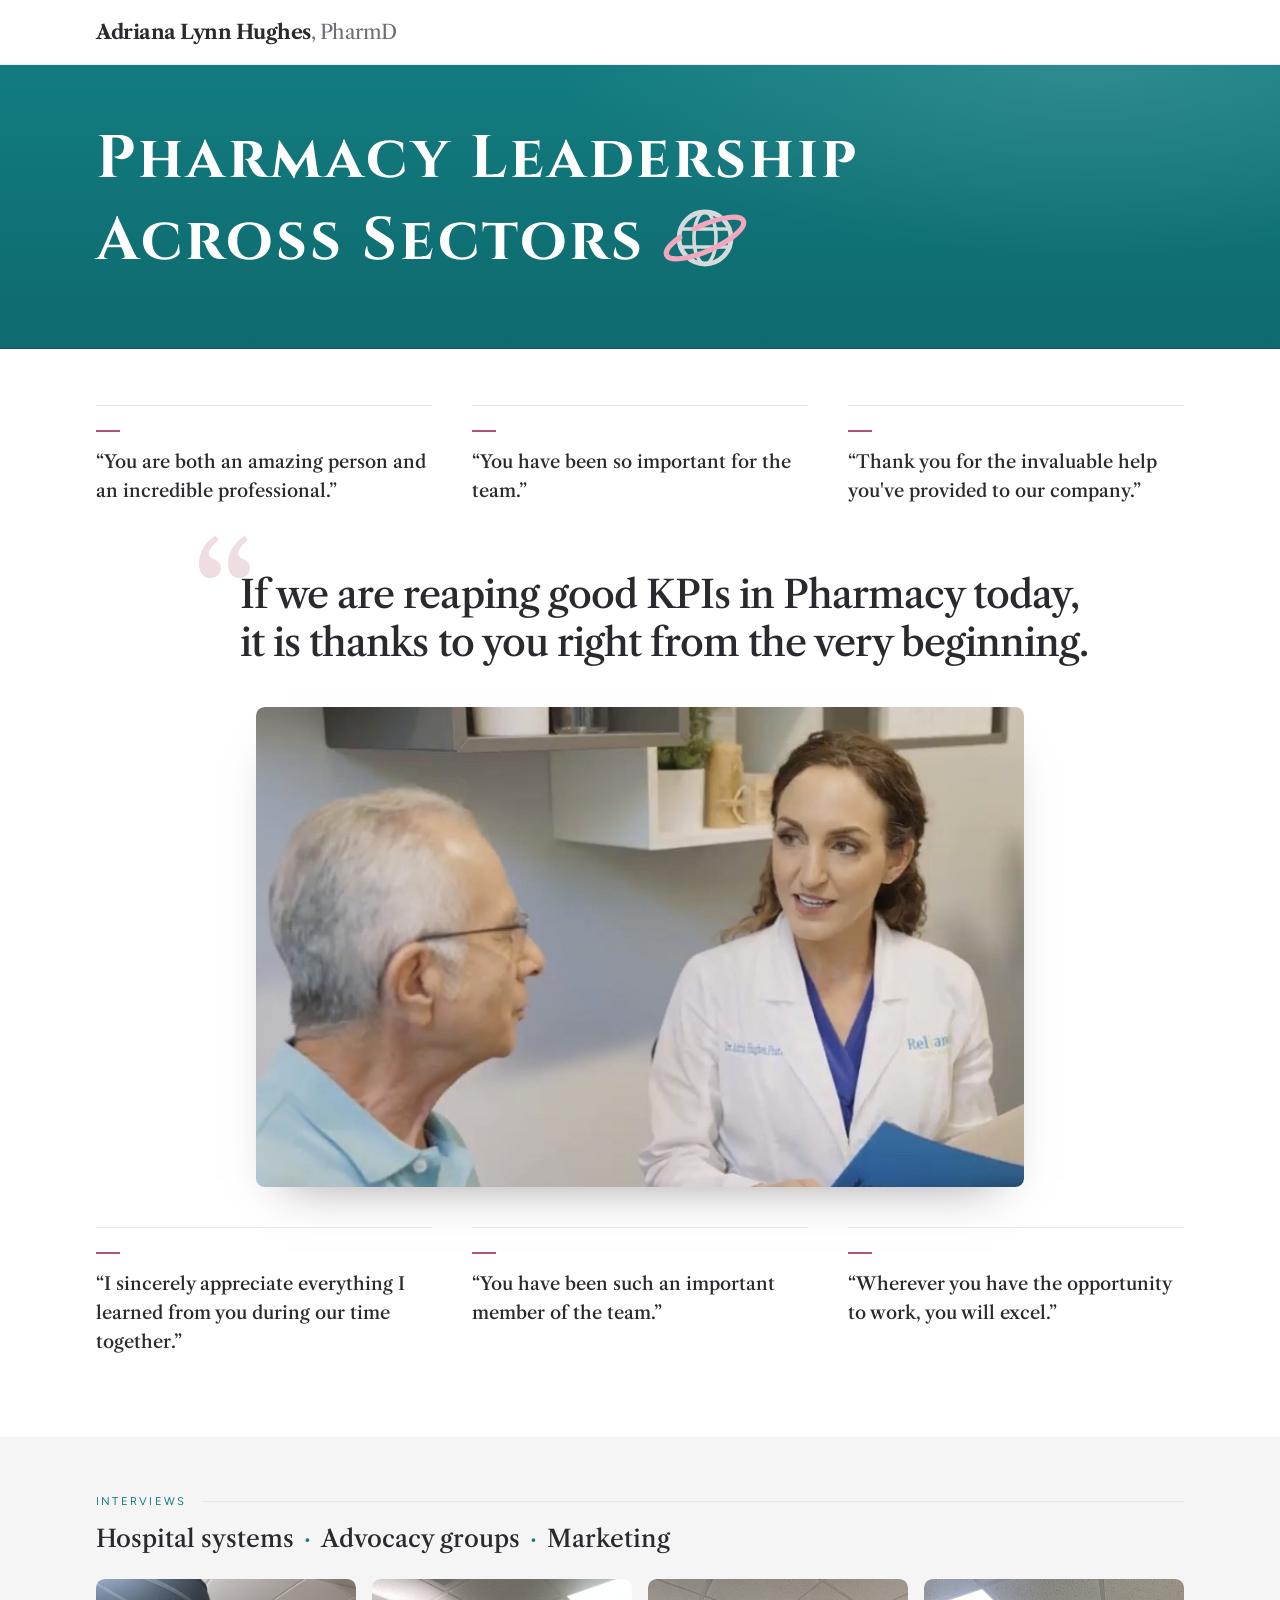
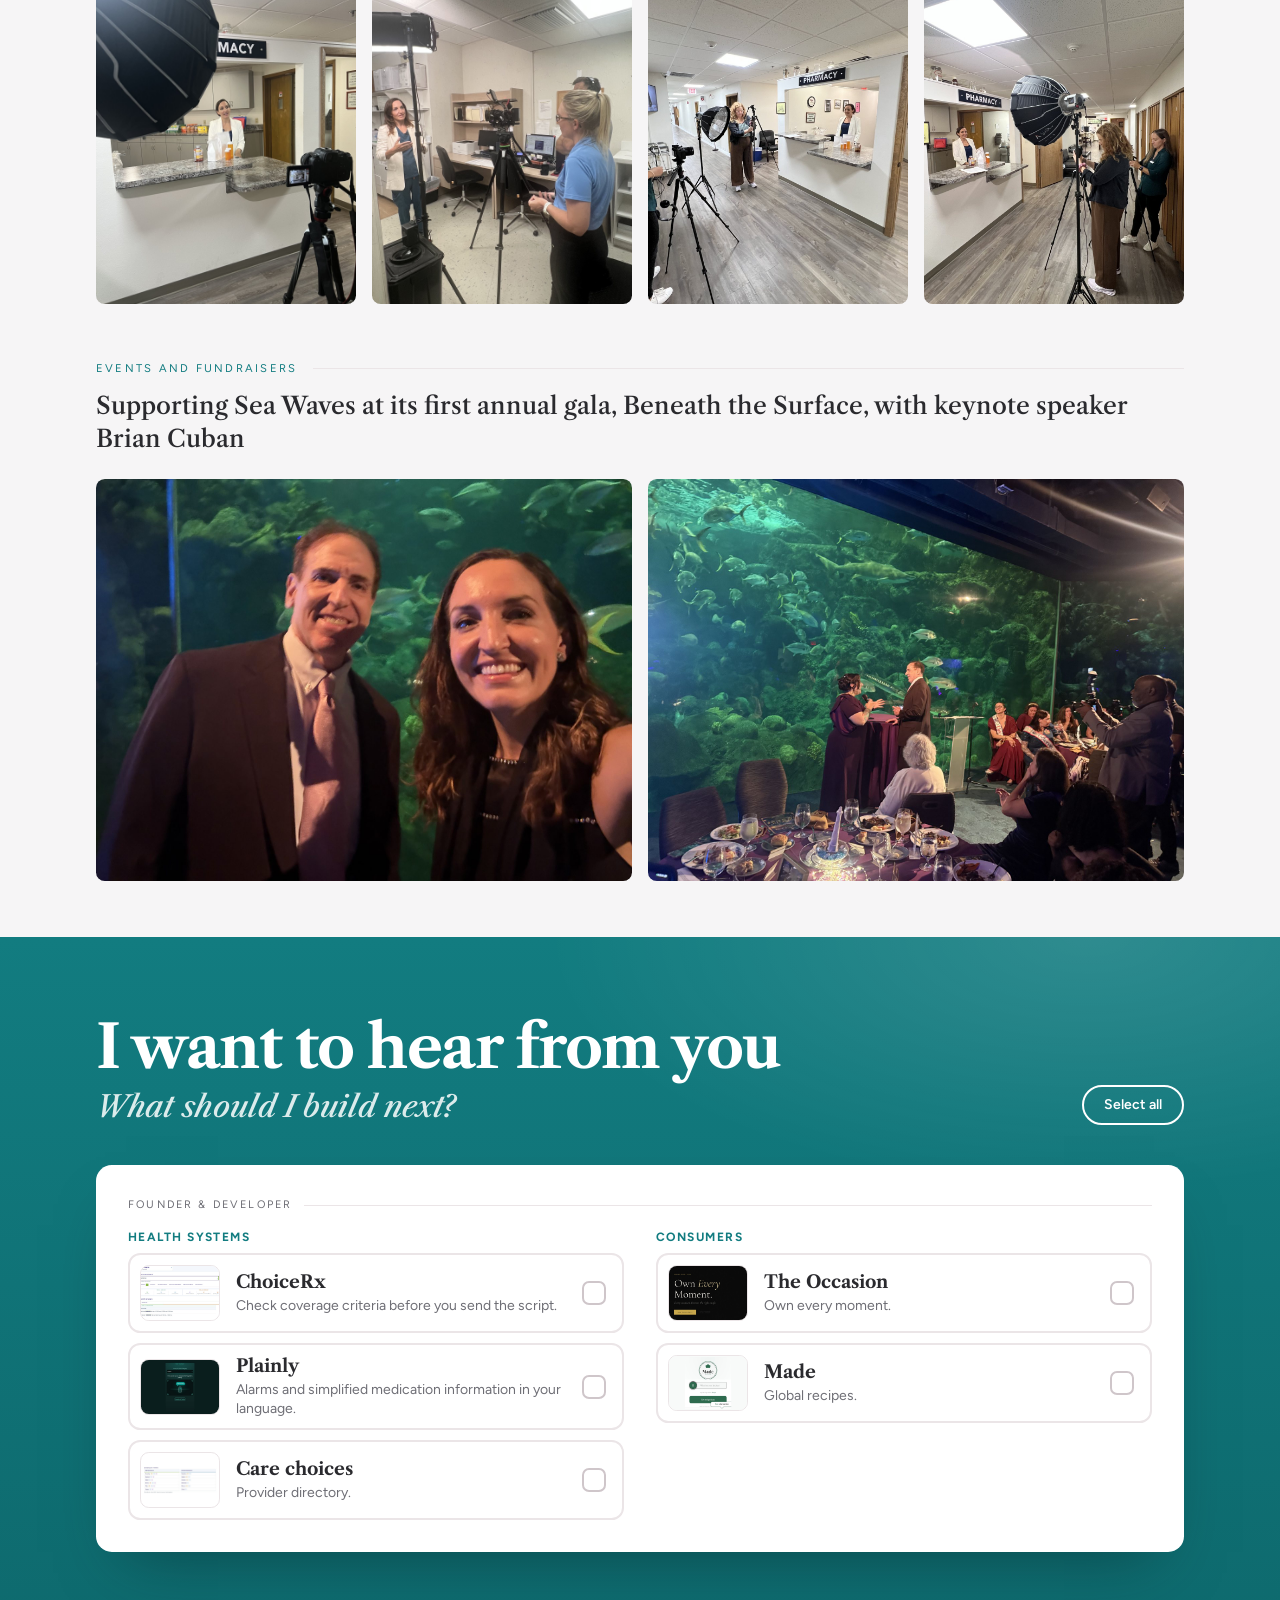
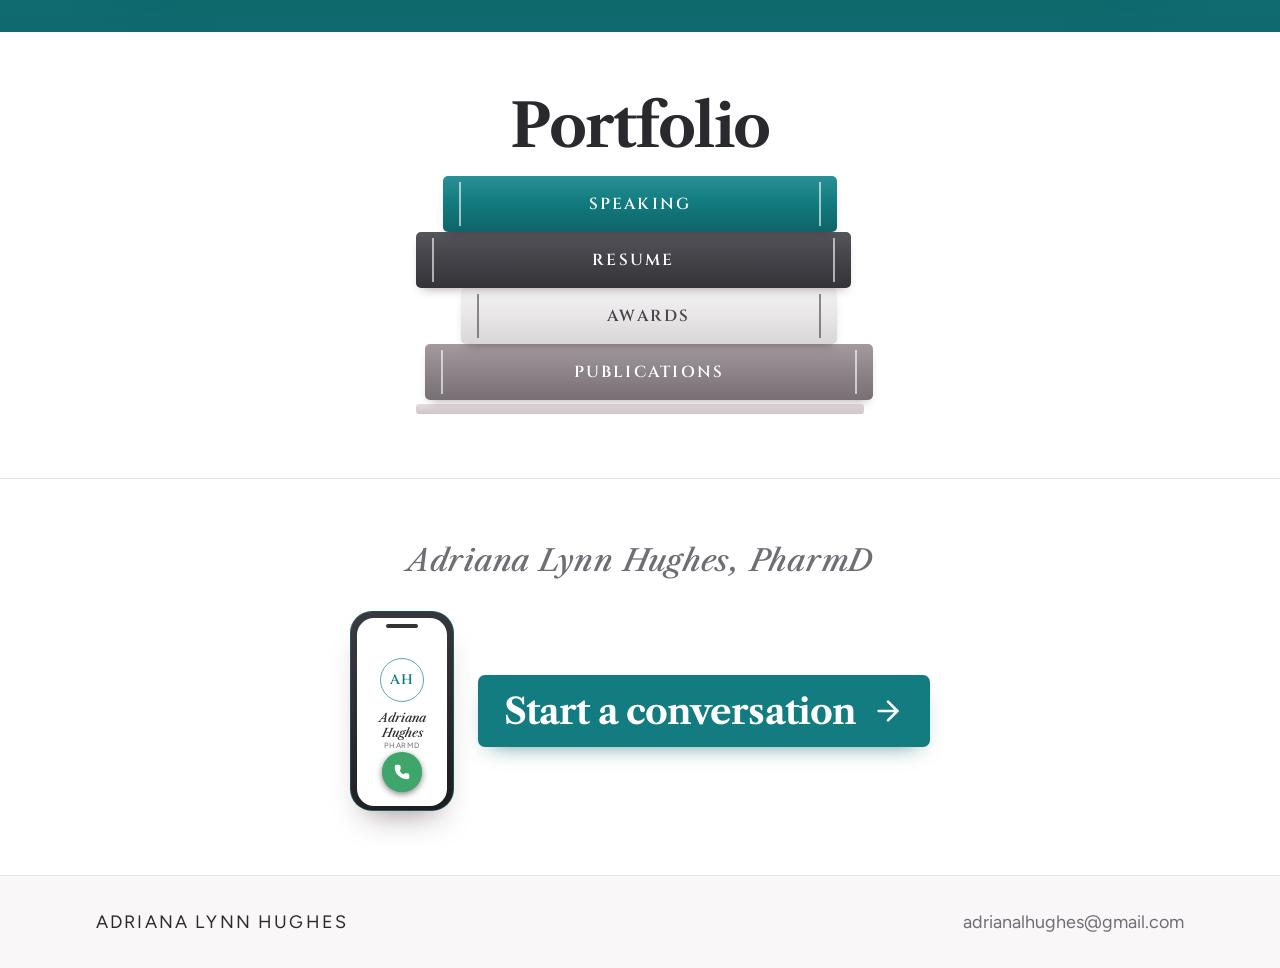
<file: index.html>
<!doctype html>
<html lang="en">
  <head>
    <meta charset="UTF-8" />
    <link rel="icon" type="image/svg+xml" href="/favicon.svg" />
    <meta name="viewport" content="width=device-width, initial-scale=1.0" />
    <meta name="theme-color" content="#111111" />
    <meta
      name="description"
      content="Adriana Lynn Hughes, PharmD. Pharmacy leadership across nonprofit and corporate healthcare. Executive advising, utilization management, relationship building, patient satisfaction, developing, and contracting."
    />
    <meta property="og:title" content="Adriana Lynn Hughes — Pharmacy Leadership Across Sectors" />
    <meta property="og:description" content="Executive advising, utilization management, relationship building, patient satisfaction, developing, and contracting. Pharmacy leadership across nonprofit and corporate healthcare." />
    <meta property="og:type" content="website" />
    <meta property="og:url" content="https://www.adrianahughes.com/" />
    <title>Adriana Lynn Hughes — Pharmacy Leadership Across Sectors</title>
    <link rel="preconnect" href="https://fonts.googleapis.com" />
    <link rel="preconnect" href="https://fonts.gstatic.com" crossorigin />
    <link
      href="https://fonts.googleapis.com/css2?family=Figtree:ital,wght@0,400;0,500;0,600;0,700;1,400&family=Libre+Caslon+Text:ital,wght@0,400;0,700;1,400&family=Cinzel:wght@600;700&display=swap"
      rel="stylesheet"
    />
    <script type="module" crossorigin src="/assets/index-Bf4OOf-x.js"></script>
    <link rel="stylesheet" crossorigin href="/assets/index-RBC6rpcV.css">
  </head>
  <body>
    <div id="root"></div>
  </body>
</html>
</file>
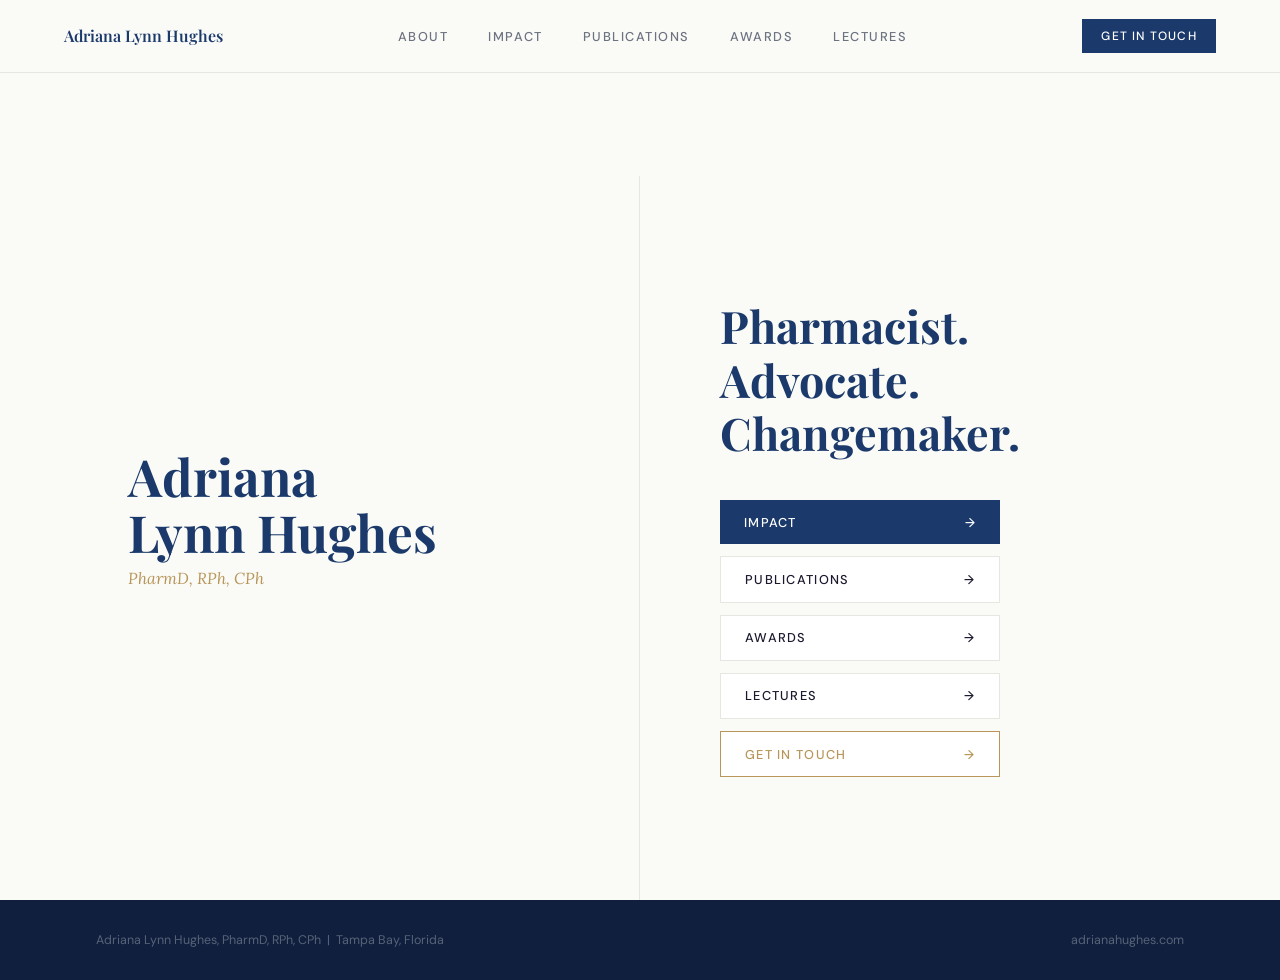
<file: index (1).html>
<!DOCTYPE html>
<html lang="en">
<head>
<meta charset="UTF-8"><meta name="viewport" content="width=device-width, initial-scale=1.0">
<title>Adriana Lynn Hughes, PharmD</title>
<link rel="preconnect" href="https://fonts.googleapis.com"><link rel="preconnect" href="https://fonts.gstatic.com" crossorigin>
<link href="https://fonts.googleapis.com/css2?family=Playfair+Display:ital,wght@0,400;0,600;0,700;1,400&family=Lora:ital,wght@0,400;0,500;1,400&family=DM+Sans:wght@300;400;500&display=swap" rel="stylesheet">
<style>
  :root{--navy:#1B3A6B;--navy-light:#2a4f8f;--gold:#B8965A;--cream:#FAFAF6;--warm-white:#F5F3EE;--dark:#1a1a2e;--gray:#6b7280;--light-gray:#e8e6e0;}
  *{margin:0;padding:0;box-sizing:border-box;}
  body{font-family:'DM Sans',sans-serif;background:var(--cream);color:var(--dark);}
  nav{position:fixed;top:0;left:0;right:0;z-index:100;display:flex;justify-content:space-between;align-items:center;padding:1.2rem 4rem;background:rgba(250,250,246,0.95);backdrop-filter:blur(12px);border-bottom:1px solid var(--light-gray);}
  .nav-name{font-family:'Playfair Display',serif;font-size:1rem;color:var(--navy);font-weight:600;text-decoration:none;}
  .nav-links{display:flex;gap:2.5rem;list-style:none;}
  .nav-links a{font-size:0.8rem;letter-spacing:0.12em;text-transform:uppercase;color:var(--gray);text-decoration:none;font-weight:500;transition:color 0.2s;}
  .nav-links a:hover{color:var(--navy);}
  .page-content{padding-top:80px;}
  .hero{padding:6rem 0 0;display:grid;grid-template-columns:1fr 1fr;min-height:calc(100vh - 80px);}
  .hero-left{padding:5rem 5rem 5rem 8rem;display:flex;flex-direction:column;justify-content:center;border-right:1px solid var(--light-gray);}
  .hero-tag{font-size:0.72rem;letter-spacing:0.18em;text-transform:uppercase;color:var(--gold);font-weight:500;margin-bottom:1.5rem;opacity:0;animation:fadeUp 0.8s ease 0.2s forwards;}
  .hero-name{font-family:'Playfair Display',serif;font-size:clamp(2.8rem,4vw,4rem);line-height:1.1;color:var(--navy);font-weight:700;margin-bottom:0.5rem;opacity:0;animation:fadeUp 0.8s ease 0.4s forwards;}
  .hero-creds{font-family:'Lora',serif;font-size:1rem;color:var(--gold);font-style:italic;margin-bottom:2.5rem;opacity:0;animation:fadeUp 0.8s ease 0.5s forwards;}
  .hero-cta{display:inline-flex;align-items:center;gap:0.75rem;background:var(--navy);color:white;padding:0.9rem 2rem;text-decoration:none;font-size:0.8rem;letter-spacing:0.1em;text-transform:uppercase;font-weight:500;transition:all 0.3s;width:fit-content;opacity:0;animation:fadeUp 0.8s ease 0.7s forwards;}
  .hero-cta:hover{background:var(--navy-light);}
  .hero-right{padding:5rem 8rem 5rem 5rem;display:flex;flex-direction:column;justify-content:center;gap:2rem;}
  .story-p{font-family:'Lora',serif;font-size:1.05rem;line-height:1.9;color:#3d3d4e;opacity:0;animation:fadeUp 0.8s ease forwards;}
  .story-p:nth-child(1){animation-delay:0.4s;}
  .story-p:nth-child(2){animation-delay:0.6s;}
  .story-p:nth-child(3){animation-delay:0.8s;}
  .pull-quote{border-left:3px solid var(--gold);padding:1rem 1.5rem;background:var(--warm-white);opacity:0;animation:fadeUp 0.8s ease 1s forwards;}
  .pull-quote p{font-family:'Playfair Display',serif;font-style:italic;font-size:1.05rem;color:var(--navy);line-height:1.6;}
  footer{background:#0f1f3d;padding:2rem 6rem;display:flex;justify-content:space-between;align-items:center;}
  footer p{font-size:0.78rem;color:rgba(255,255,255,0.3);}
  @keyframes fadeUp{from{opacity:0;transform:translateY(20px)}to{opacity:1;transform:translateY(0)}}
  @media(max-width:900px){nav{padding:1rem 2rem}.hero{grid-template-columns:1fr;min-height:auto}.hero-left{padding:4rem 2rem 2rem;border-right:none;border-bottom:1px solid var(--light-gray)}.hero-right{padding:2rem 2rem 4rem}footer{padding:2rem;flex-direction:column;gap:0.5rem;text-align:center}}
</style>
</head>
<body>
<nav>
  <a href="index.html" class="nav-name">Adriana Lynn Hughes</a>
  <ul class="nav-links">
    <li><a href="about.html">About</a></li>
    <li><a href="impact.html">Impact</a></li>
    <li><a href="publications.html">Publications</a></li>
    <li><a href="awards.html">Awards</a></li>
    <li><a href="lectures.html">Lectures</a></li>
  </ul>
  <a href="mailto:adrianalhughes@gmail.com" style="display:inline-block;padding:0.55rem 1.2rem;background:var(--navy);color:white;font-size:0.75rem;letter-spacing:0.1em;text-transform:uppercase;font-weight:500;text-decoration:none;transition:background 0.2s;white-space:nowrap;" onmouseover="this.style.background='#2a4f8f'" onmouseout="this.style.background='#1B3A6B'">Get in touch</a>
</nav>
<div class="page-content">
  <div class="hero">
    <div class="hero-left">
      <h1 class="hero-name">Adriana<br>Lynn Hughes</h1>
      <p class="hero-creds">PharmD, RPh, CPh</p>
    </div>
    <div class="hero-right" style="display:flex;flex-direction:column;justify-content:center;gap:2.5rem;">
      <p style="font-family:'Playfair Display',serif;font-size:clamp(2rem,3.5vw,3rem);color:var(--navy);font-weight:700;line-height:1.2;opacity:0;animation:fadeUp 0.8s ease 0.5s forwards;">Pharmacist.<br>Advocate.<br>Changemaker.</p>
      <div style="display:flex;flex-direction:column;gap:0.75rem;opacity:0;animation:fadeUp 0.8s ease 0.8s forwards;max-width:280px;">
        <a href="impact.html" style="display:flex;justify-content:space-between;align-items:center;padding:0.85rem 1.5rem;background:var(--navy);color:white;font-size:0.8rem;letter-spacing:0.1em;text-transform:uppercase;font-weight:500;text-decoration:none;transition:background 0.3s;" onmouseover="this.style.background='#2a4f8f'" onmouseout="this.style.background='#1B3A6B'">Impact <span>&rarr;</span></a>
        <a href="publications.html" style="display:flex;justify-content:space-between;align-items:center;padding:0.85rem 1.5rem;border:1px solid var(--light-gray);color:var(--dark);font-size:0.8rem;letter-spacing:0.1em;text-transform:uppercase;font-weight:500;text-decoration:none;background:white;transition:all 0.3s;" onmouseover="this.style.borderColor='var(--navy)';this.style.color='var(--navy)'" onmouseout="this.style.borderColor='var(--light-gray)';this.style.color='var(--dark)'">Publications <span>&rarr;</span></a>
        <a href="awards.html" style="display:flex;justify-content:space-between;align-items:center;padding:0.85rem 1.5rem;border:1px solid var(--light-gray);color:var(--dark);font-size:0.8rem;letter-spacing:0.1em;text-transform:uppercase;font-weight:500;text-decoration:none;background:white;transition:all 0.3s;" onmouseover="this.style.borderColor='var(--navy)';this.style.color='var(--navy)'" onmouseout="this.style.borderColor='var(--light-gray)';this.style.color='var(--dark)'">Awards <span>&rarr;</span></a>
        <a href="lectures.html" style="display:flex;justify-content:space-between;align-items:center;padding:0.85rem 1.5rem;border:1px solid var(--light-gray);color:var(--dark);font-size:0.8rem;letter-spacing:0.1em;text-transform:uppercase;font-weight:500;text-decoration:none;background:white;transition:all 0.3s;" onmouseover="this.style.borderColor='var(--navy)';this.style.color='var(--navy)'" onmouseout="this.style.borderColor='var(--light-gray)';this.style.color='var(--dark)'">Lectures <span>&rarr;</span></a>
        <a href="mailto:adrianalhughes@gmail.com" style="display:flex;justify-content:space-between;align-items:center;padding:0.85rem 1.5rem;border:1px solid var(--gold);color:var(--gold);font-size:0.8rem;letter-spacing:0.1em;text-transform:uppercase;font-weight:500;text-decoration:none;background:white;transition:all 0.3s;" onmouseover="this.style.background='var(--gold)';this.style.color='white'" onmouseout="this.style.background='white';this.style.color='var(--gold)'">Get in Touch <span>&rarr;</span></a>
      </div>
    </div>
  </div>
</div>
<footer><p>Adriana Lynn Hughes, PharmD, RPh, CPh &nbsp;|&nbsp; Tampa Bay, Florida</p><p>adrianahughes.com</p></footer>
</body>
</html>
</file>
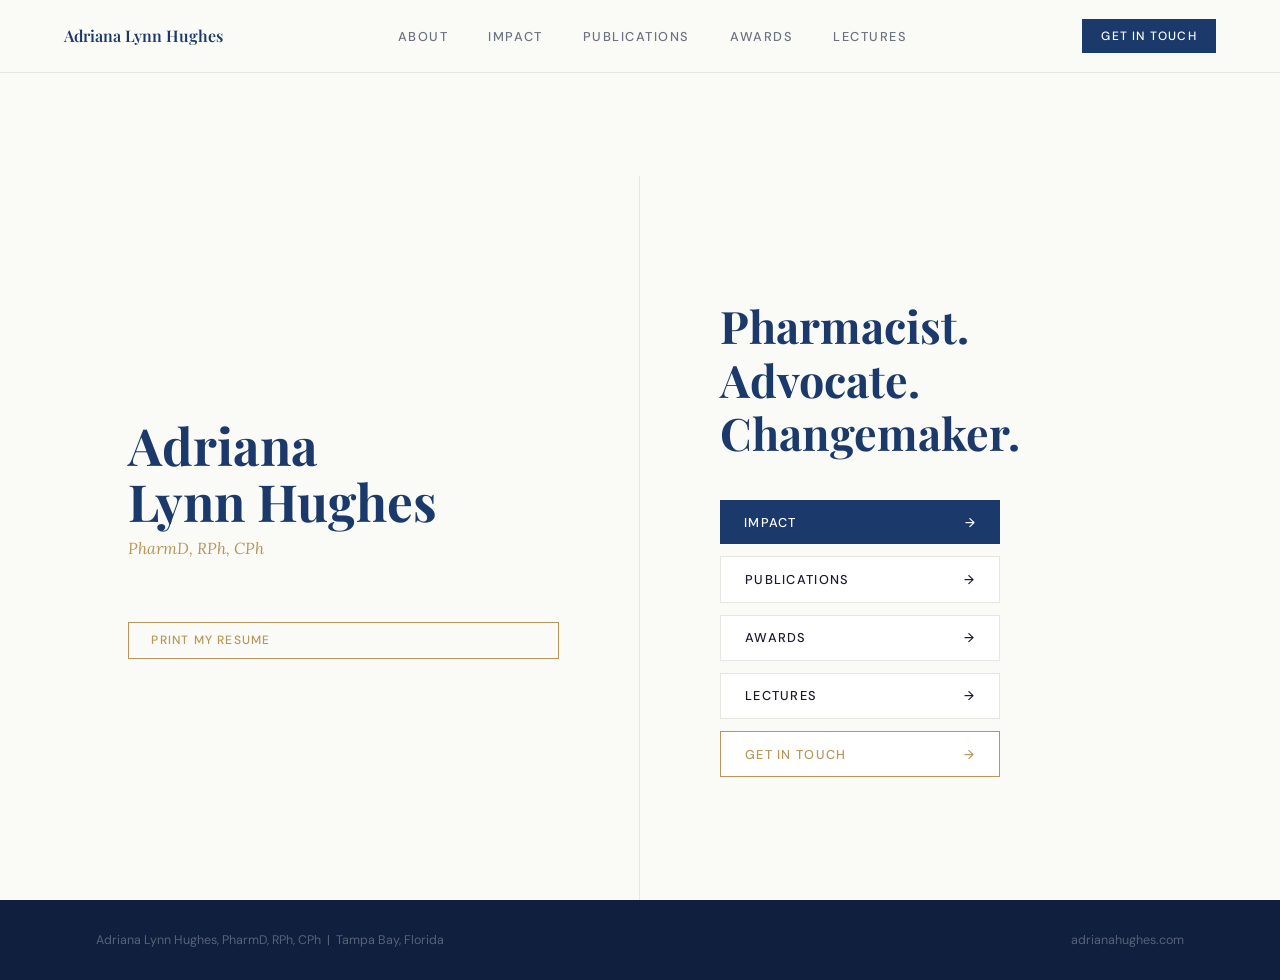
<file: index (3).html>
<!DOCTYPE html>
<html lang="en">
<head>
<meta charset="UTF-8"><meta name="viewport" content="width=device-width, initial-scale=1.0">
<title>Adriana Lynn Hughes, PharmD</title>
<link rel="preconnect" href="https://fonts.googleapis.com"><link rel="preconnect" href="https://fonts.gstatic.com" crossorigin>
<link href="https://fonts.googleapis.com/css2?family=Playfair+Display:ital,wght@0,400;0,600;0,700;1,400&family=Lora:ital,wght@0,400;0,500;1,400&family=DM+Sans:wght@300;400;500&display=swap" rel="stylesheet">
<style>
  :root{--navy:#1B3A6B;--navy-light:#2a4f8f;--gold:#B8965A;--cream:#FAFAF6;--warm-white:#F5F3EE;--dark:#1a1a2e;--gray:#6b7280;--light-gray:#e8e6e0;}
  *{margin:0;padding:0;box-sizing:border-box;}
  body{font-family:'DM Sans',sans-serif;background:var(--cream);color:var(--dark);}
  nav{position:fixed;top:0;left:0;right:0;z-index:100;display:flex;justify-content:space-between;align-items:center;padding:1.2rem 4rem;background:rgba(250,250,246,0.95);backdrop-filter:blur(12px);border-bottom:1px solid var(--light-gray);}
  .nav-name{font-family:'Playfair Display',serif;font-size:1rem;color:var(--navy);font-weight:600;text-decoration:none;}
  .nav-links{display:flex;gap:2.5rem;list-style:none;}
  .nav-links a{font-size:0.8rem;letter-spacing:0.12em;text-transform:uppercase;color:var(--gray);text-decoration:none;font-weight:500;transition:color 0.2s;}
  .nav-links a:hover{color:var(--navy);}
  .page-content{padding-top:80px;}
  .hero{padding:6rem 0 0;display:grid;grid-template-columns:1fr 1fr;min-height:calc(100vh - 80px);}
  .hero-left{padding:5rem 5rem 5rem 8rem;display:flex;flex-direction:column;justify-content:center;border-right:1px solid var(--light-gray);}
  .hero-tag{font-size:0.72rem;letter-spacing:0.18em;text-transform:uppercase;color:var(--gold);font-weight:500;margin-bottom:1.5rem;opacity:0;animation:fadeUp 0.8s ease 0.2s forwards;}
  .hero-name{font-family:'Playfair Display',serif;font-size:clamp(2.8rem,4vw,4rem);line-height:1.1;color:var(--navy);font-weight:700;margin-bottom:0.5rem;opacity:0;animation:fadeUp 0.8s ease 0.4s forwards;}
  .hero-creds{font-family:'Lora',serif;font-size:1rem;color:var(--gold);font-style:italic;margin-bottom:2.5rem;opacity:0;animation:fadeUp 0.8s ease 0.5s forwards;}
  .hero-cta{display:inline-flex;align-items:center;gap:0.75rem;background:var(--navy);color:white;padding:0.9rem 2rem;text-decoration:none;font-size:0.8rem;letter-spacing:0.1em;text-transform:uppercase;font-weight:500;transition:all 0.3s;width:fit-content;opacity:0;animation:fadeUp 0.8s ease 0.7s forwards;}
  .hero-cta:hover{background:var(--navy-light);}
  .hero-right{padding:5rem 8rem 5rem 5rem;display:flex;flex-direction:column;justify-content:center;gap:2rem;}
  .story-p{font-family:'Lora',serif;font-size:1.05rem;line-height:1.9;color:#3d3d4e;opacity:0;animation:fadeUp 0.8s ease forwards;}
  .story-p:nth-child(1){animation-delay:0.4s;}
  .story-p:nth-child(2){animation-delay:0.6s;}
  .story-p:nth-child(3){animation-delay:0.8s;}
  .pull-quote{border-left:3px solid var(--gold);padding:1rem 1.5rem;background:var(--warm-white);opacity:0;animation:fadeUp 0.8s ease 1s forwards;}
  .pull-quote p{font-family:'Playfair Display',serif;font-style:italic;font-size:1.05rem;color:var(--navy);line-height:1.6;}
  footer{background:#0f1f3d;padding:2rem 6rem;display:flex;justify-content:space-between;align-items:center;}
  footer p{font-size:0.78rem;color:rgba(255,255,255,0.3);}
  @keyframes fadeUp{from{opacity:0;transform:translateY(20px)}to{opacity:1;transform:translateY(0)}}
  @media(max-width:900px){nav{padding:1rem 2rem}.hero{grid-template-columns:1fr;min-height:auto}.hero-left{padding:4rem 2rem 2rem;border-right:none;border-bottom:1px solid var(--light-gray)}.hero-right{padding:2rem 2rem 4rem}footer{padding:2rem;flex-direction:column;gap:0.5rem;text-align:center}}
</style>
</head>
<body>
<nav>
  <a href="index.html" class="nav-name">Adriana Lynn Hughes</a>
  <ul class="nav-links">
    <li><a href="about.html">About</a></li>
    <li><a href="impact.html">Impact</a></li>
    <li><a href="publications.html">Publications</a></li>
    <li><a href="awards.html">Awards</a></li>
    <li><a href="lectures.html">Lectures</a></li>
  </ul>
  <a href="mailto:adrianalhughes@gmail.com" style="display:inline-block;padding:0.55rem 1.2rem;background:var(--navy);color:white;font-size:0.75rem;letter-spacing:0.1em;text-transform:uppercase;font-weight:500;text-decoration:none;transition:background 0.2s;white-space:nowrap;" onmouseover="this.style.background='#2a4f8f'" onmouseout="this.style.background='#1B3A6B'">Get in touch</a>
</nav>
<div class="page-content">
  <div class="hero">
    <div class="hero-left">
      <h1 class="hero-name">Adriana<br>Lynn Hughes</h1>
      <p class="hero-creds">PharmD, RPh, CPh</p>
      <a href="resume.html" target="_blank" style="display:inline-block;margin-top:1.5rem;padding:0.6rem 1.4rem;border:1px solid var(--gold);color:var(--gold);font-size:0.75rem;letter-spacing:0.1em;text-transform:uppercase;font-weight:500;text-decoration:none;transition:all 0.3s;" onmouseover="this.style.background='var(--gold)';this.style.color='white'" onmouseout="this.style.background='transparent';this.style.color='var(--gold)'">Print My Resume</a>
    </div>
    <div class="hero-right" style="display:flex;flex-direction:column;justify-content:center;gap:2.5rem;">
      <p style="font-family:'Playfair Display',serif;font-size:clamp(2rem,3.5vw,3rem);color:var(--navy);font-weight:700;line-height:1.2;opacity:0;animation:fadeUp 0.8s ease 0.5s forwards;">Pharmacist.<br>Advocate.<br>Changemaker.</p>
      <div style="display:flex;flex-direction:column;gap:0.75rem;opacity:0;animation:fadeUp 0.8s ease 0.8s forwards;max-width:280px;">
        <a href="impact.html" style="display:flex;justify-content:space-between;align-items:center;padding:0.85rem 1.5rem;background:var(--navy);color:white;font-size:0.8rem;letter-spacing:0.1em;text-transform:uppercase;font-weight:500;text-decoration:none;transition:background 0.3s;" onmouseover="this.style.background='#2a4f8f'" onmouseout="this.style.background='#1B3A6B'">Impact <span>&rarr;</span></a>
        <a href="publications.html" style="display:flex;justify-content:space-between;align-items:center;padding:0.85rem 1.5rem;border:1px solid var(--light-gray);color:var(--dark);font-size:0.8rem;letter-spacing:0.1em;text-transform:uppercase;font-weight:500;text-decoration:none;background:white;transition:all 0.3s;" onmouseover="this.style.borderColor='var(--navy)';this.style.color='var(--navy)'" onmouseout="this.style.borderColor='var(--light-gray)';this.style.color='var(--dark)'">Publications <span>&rarr;</span></a>
        <a href="awards.html" style="display:flex;justify-content:space-between;align-items:center;padding:0.85rem 1.5rem;border:1px solid var(--light-gray);color:var(--dark);font-size:0.8rem;letter-spacing:0.1em;text-transform:uppercase;font-weight:500;text-decoration:none;background:white;transition:all 0.3s;" onmouseover="this.style.borderColor='var(--navy)';this.style.color='var(--navy)'" onmouseout="this.style.borderColor='var(--light-gray)';this.style.color='var(--dark)'">Awards <span>&rarr;</span></a>
        <a href="lectures.html" style="display:flex;justify-content:space-between;align-items:center;padding:0.85rem 1.5rem;border:1px solid var(--light-gray);color:var(--dark);font-size:0.8rem;letter-spacing:0.1em;text-transform:uppercase;font-weight:500;text-decoration:none;background:white;transition:all 0.3s;" onmouseover="this.style.borderColor='var(--navy)';this.style.color='var(--navy)'" onmouseout="this.style.borderColor='var(--light-gray)';this.style.color='var(--dark)'">Lectures <span>&rarr;</span></a>
        <a href="mailto:adrianalhughes@gmail.com" style="display:flex;justify-content:space-between;align-items:center;padding:0.85rem 1.5rem;border:1px solid var(--gold);color:var(--gold);font-size:0.8rem;letter-spacing:0.1em;text-transform:uppercase;font-weight:500;text-decoration:none;background:white;transition:all 0.3s;" onmouseover="this.style.background='var(--gold)';this.style.color='white'" onmouseout="this.style.background='white';this.style.color='var(--gold)'">Get in Touch <span>&rarr;</span></a>
      </div>
    </div>
  </div>
</div>
<footer><p>Adriana Lynn Hughes, PharmD, RPh, CPh &nbsp;|&nbsp; Tampa Bay, Florida</p><p>adrianahughes.com</p></footer>
</body>
</html>
</file>
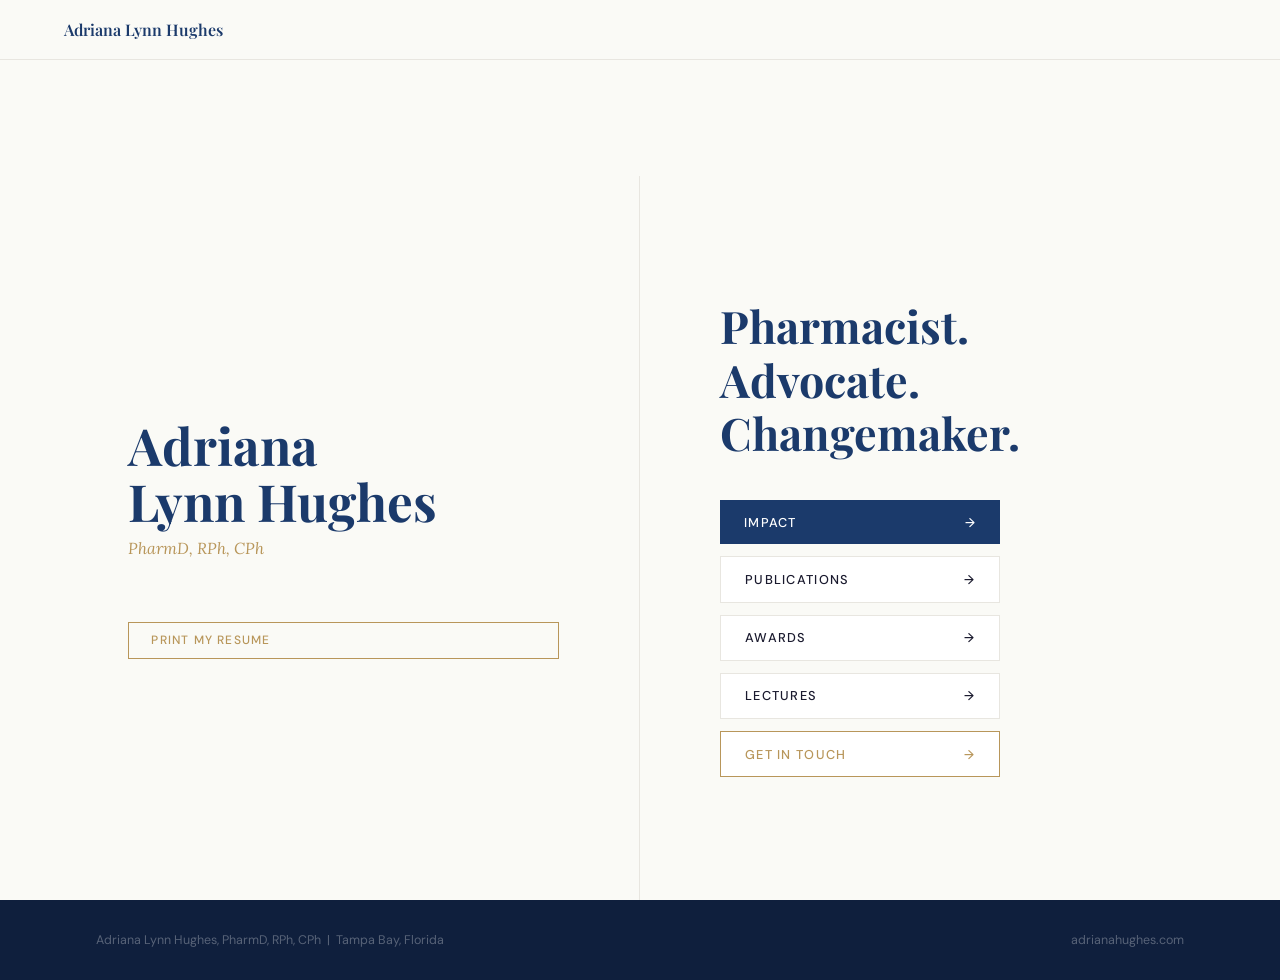
<file: index (4).html>
<!DOCTYPE html>
<html lang="en">
<head>
<meta charset="UTF-8"><meta name="viewport" content="width=device-width, initial-scale=1.0">
<title>Adriana Lynn Hughes, PharmD</title>
<link rel="preconnect" href="https://fonts.googleapis.com"><link rel="preconnect" href="https://fonts.gstatic.com" crossorigin>
<link href="https://fonts.googleapis.com/css2?family=Playfair+Display:ital,wght@0,400;0,600;0,700;1,400&family=Lora:ital,wght@0,400;0,500;1,400&family=DM+Sans:wght@300;400;500&display=swap" rel="stylesheet">
<style>
  :root{--navy:#1B3A6B;--navy-light:#2a4f8f;--gold:#B8965A;--cream:#FAFAF6;--warm-white:#F5F3EE;--dark:#1a1a2e;--gray:#6b7280;--light-gray:#e8e6e0;}
  *{margin:0;padding:0;box-sizing:border-box;}
  body{font-family:'DM Sans',sans-serif;background:var(--cream);color:var(--dark);}
  nav{position:fixed;top:0;left:0;right:0;z-index:100;display:flex;justify-content:space-between;align-items:center;padding:1.2rem 4rem;background:rgba(250,250,246,0.95);backdrop-filter:blur(12px);border-bottom:1px solid var(--light-gray);}
  .nav-name{font-family:'Playfair Display',serif;font-size:1rem;color:var(--navy);font-weight:600;text-decoration:none;}
  .nav-links{display:flex;gap:2.5rem;list-style:none;}
  .nav-links a{font-size:0.8rem;letter-spacing:0.12em;text-transform:uppercase;color:var(--gray);text-decoration:none;font-weight:500;transition:color 0.2s;}
  .nav-links a:hover{color:var(--navy);}
  .page-content{padding-top:80px;}
  .hero{padding:6rem 0 0;display:grid;grid-template-columns:1fr 1fr;min-height:calc(100vh - 80px);}
  .hero-left{padding:5rem 5rem 5rem 8rem;display:flex;flex-direction:column;justify-content:center;border-right:1px solid var(--light-gray);}
  .hero-tag{font-size:0.72rem;letter-spacing:0.18em;text-transform:uppercase;color:var(--gold);font-weight:500;margin-bottom:1.5rem;opacity:0;animation:fadeUp 0.8s ease 0.2s forwards;}
  .hero-name{font-family:'Playfair Display',serif;font-size:clamp(2.8rem,4vw,4rem);line-height:1.1;color:var(--navy);font-weight:700;margin-bottom:0.5rem;opacity:0;animation:fadeUp 0.8s ease 0.4s forwards;}
  .hero-creds{font-family:'Lora',serif;font-size:1rem;color:var(--gold);font-style:italic;margin-bottom:2.5rem;opacity:0;animation:fadeUp 0.8s ease 0.5s forwards;}
  .hero-cta{display:inline-flex;align-items:center;gap:0.75rem;background:var(--navy);color:white;padding:0.9rem 2rem;text-decoration:none;font-size:0.8rem;letter-spacing:0.1em;text-transform:uppercase;font-weight:500;transition:all 0.3s;width:fit-content;opacity:0;animation:fadeUp 0.8s ease 0.7s forwards;}
  .hero-cta:hover{background:var(--navy-light);}
  .hero-right{padding:5rem 8rem 5rem 5rem;display:flex;flex-direction:column;justify-content:center;gap:2rem;}
  .story-p{font-family:'Lora',serif;font-size:1.05rem;line-height:1.9;color:#3d3d4e;opacity:0;animation:fadeUp 0.8s ease forwards;}
  .story-p:nth-child(1){animation-delay:0.4s;}
  .story-p:nth-child(2){animation-delay:0.6s;}
  .story-p:nth-child(3){animation-delay:0.8s;}
  .pull-quote{border-left:3px solid var(--gold);padding:1rem 1.5rem;background:var(--warm-white);opacity:0;animation:fadeUp 0.8s ease 1s forwards;}
  .pull-quote p{font-family:'Playfair Display',serif;font-style:italic;font-size:1.05rem;color:var(--navy);line-height:1.6;}
  footer{background:#0f1f3d;padding:2rem 6rem;display:flex;justify-content:space-between;align-items:center;}
  footer p{font-size:0.78rem;color:rgba(255,255,255,0.3);}
  @keyframes fadeUp{from{opacity:0;transform:translateY(20px)}to{opacity:1;transform:translateY(0)}}
  @media(max-width:900px){nav{padding:1rem 2rem}.hero{grid-template-columns:1fr;min-height:auto}.hero-left{padding:4rem 2rem 2rem;border-right:none;border-bottom:1px solid var(--light-gray)}.hero-right{padding:2rem 2rem 4rem}footer{padding:2rem;flex-direction:column;gap:0.5rem;text-align:center}}
</style>
</head>
<body>
<nav style="position:fixed;top:0;left:0;right:0;z-index:100;display:flex;justify-content:space-between;align-items:center;padding:1.2rem 4rem;background:rgba(250,250,246,0.95);backdrop-filter:blur(12px);border-bottom:1px solid #e8e6e0;">
  <a href="index.html" style="font-family:'Playfair Display',serif;font-size:1rem;color:#1B3A6B;font-weight:600;text-decoration:none;">Adriana Lynn Hughes</a>
</nav>
<div class="page-content">
  <div class="hero">
    <div class="hero-left">
      <h1 class="hero-name">Adriana<br>Lynn Hughes</h1>
      <p class="hero-creds">PharmD, RPh, CPh</p>
      <a href="resume.html" target="_blank" style="display:inline-block;margin-top:1.5rem;padding:0.6rem 1.4rem;border:1px solid var(--gold);color:var(--gold);font-size:0.75rem;letter-spacing:0.1em;text-transform:uppercase;font-weight:500;text-decoration:none;transition:all 0.3s;" onmouseover="this.style.background='var(--gold)';this.style.color='white'" onmouseout="this.style.background='transparent';this.style.color='var(--gold)'">Print My Resume</a>
    </div>
    <div class="hero-right" style="display:flex;flex-direction:column;justify-content:center;gap:2.5rem;">
      <p style="font-family:'Playfair Display',serif;font-size:clamp(2rem,3.5vw,3rem);color:var(--navy);font-weight:700;line-height:1.2;opacity:0;animation:fadeUp 0.8s ease 0.5s forwards;">Pharmacist.<br>Advocate.<br>Changemaker.</p>
      <div style="display:flex;flex-direction:column;gap:0.75rem;opacity:0;animation:fadeUp 0.8s ease 0.8s forwards;max-width:280px;">
        <a href="impact.html" style="display:flex;justify-content:space-between;align-items:center;padding:0.85rem 1.5rem;background:var(--navy);color:white;font-size:0.8rem;letter-spacing:0.1em;text-transform:uppercase;font-weight:500;text-decoration:none;transition:background 0.3s;" onmouseover="this.style.background='#2a4f8f'" onmouseout="this.style.background='#1B3A6B'">Impact <span>&rarr;</span></a>
        <a href="publications.html" style="display:flex;justify-content:space-between;align-items:center;padding:0.85rem 1.5rem;border:1px solid var(--light-gray);color:var(--dark);font-size:0.8rem;letter-spacing:0.1em;text-transform:uppercase;font-weight:500;text-decoration:none;background:white;transition:all 0.3s;" onmouseover="this.style.borderColor='var(--navy)';this.style.color='var(--navy)'" onmouseout="this.style.borderColor='var(--light-gray)';this.style.color='var(--dark)'">Publications <span>&rarr;</span></a>
        <a href="awards.html" style="display:flex;justify-content:space-between;align-items:center;padding:0.85rem 1.5rem;border:1px solid var(--light-gray);color:var(--dark);font-size:0.8rem;letter-spacing:0.1em;text-transform:uppercase;font-weight:500;text-decoration:none;background:white;transition:all 0.3s;" onmouseover="this.style.borderColor='var(--navy)';this.style.color='var(--navy)'" onmouseout="this.style.borderColor='var(--light-gray)';this.style.color='var(--dark)'">Awards <span>&rarr;</span></a>
        <a href="lectures.html" style="display:flex;justify-content:space-between;align-items:center;padding:0.85rem 1.5rem;border:1px solid var(--light-gray);color:var(--dark);font-size:0.8rem;letter-spacing:0.1em;text-transform:uppercase;font-weight:500;text-decoration:none;background:white;transition:all 0.3s;" onmouseover="this.style.borderColor='var(--navy)';this.style.color='var(--navy)'" onmouseout="this.style.borderColor='var(--light-gray)';this.style.color='var(--dark)'">Lectures <span>&rarr;</span></a>
        <a href="mailto:adrianalhughes@gmail.com" style="display:flex;justify-content:space-between;align-items:center;padding:0.85rem 1.5rem;border:1px solid var(--gold);color:var(--gold);font-size:0.8rem;letter-spacing:0.1em;text-transform:uppercase;font-weight:500;text-decoration:none;background:white;transition:all 0.3s;" onmouseover="this.style.background='var(--gold)';this.style.color='white'" onmouseout="this.style.background='white';this.style.color='var(--gold)'">Get in Touch <span>&rarr;</span></a>
      </div>
    </div>
  </div>
</div>
<footer><p>Adriana Lynn Hughes, PharmD, RPh, CPh &nbsp;|&nbsp; Tampa Bay, Florida</p><p>adrianahughes.com</p></footer>
</body>
</html>
</file>
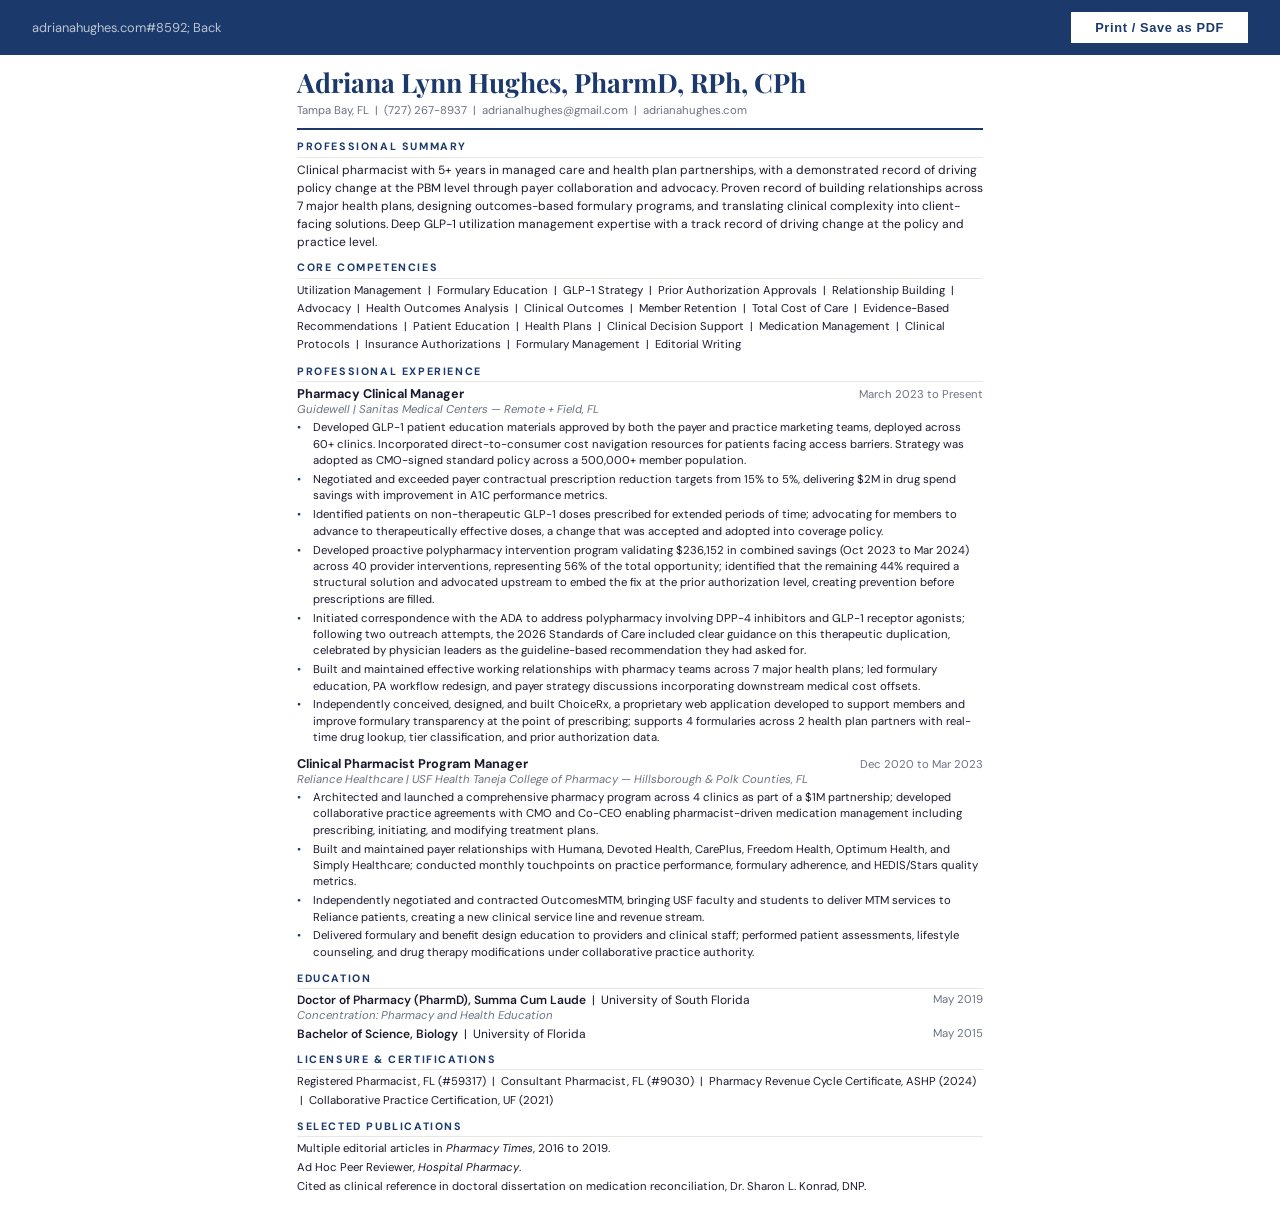
<file: resume (1).html>
<!DOCTYPE html>
<html lang="en">
<head>
<meta charset="UTF-8">
<meta name="viewport" content="width=device-width, initial-scale=1.0">
<title>Adriana Lynn Hughes, PharmD — Resume</title>
<link href="https://fonts.googleapis.com/css2?family=Playfair+Display:wght@400;600;700&family=DM+Sans:wght@300;400;500&display=swap" rel="stylesheet">
<style>
  :root { --navy: #1B3A6B; --gold: #B8965A; --dark: #1a1a2e; --gray: #6b7280; --light-gray: #e8e6e0; }
  * { margin: 0; padding: 0; box-sizing: border-box; }
  body { font-family: 'DM Sans', Calibri, sans-serif; font-size: 9.5pt; color: var(--dark); background: white; }

  .no-print {
    position: fixed; top: 0; left: 0; right: 0; z-index: 100;
    background: var(--navy); padding: 0.75rem 2rem;
    display: flex; justify-content: space-between; align-items: center;
  }
  .no-print span { color: rgba(255,255,255,0.7); font-size: 0.8rem; }
  .no-print button {
    background: white; color: var(--navy); border: none;
    padding: 0.5rem 1.5rem; font-size: 0.8rem; cursor: pointer;
    font-weight: 600; letter-spacing: 0.05em; transition: opacity 0.2s;
  }
  .no-print button:hover { opacity: 0.85; }

  .page { max-width: 750px; margin: 4rem auto 2rem; padding: 0 2rem; }

  .header { margin-bottom: 0.6rem; }
  .name { font-family: 'Playfair Display', serif; font-size: 20pt; color: var(--navy); font-weight: 700; }
  .contact-line { font-size: 8.5pt; color: var(--gray); margin-top: 0.2rem; }
  .divider { border: none; border-top: 2px solid var(--navy); margin: 0.5rem 0; }

  .section-title { font-size: 8pt; letter-spacing: 0.15em; text-transform: uppercase; color: var(--navy); font-weight: 700; margin: 0.6rem 0 0.2rem; border-bottom: 1px solid var(--light-gray); padding-bottom: 0.2rem; }

  .summary { font-size: 9pt; line-height: 1.5; color: var(--dark); margin-bottom: 0.3rem; }

  .competencies { font-size: 8.5pt; color: var(--dark); line-height: 1.6; }

  .job { margin-bottom: 0.5rem; }
  .job-header { display: flex; justify-content: space-between; align-items: baseline; }
  .job-title { font-weight: 700; font-size: 9.5pt; color: var(--dark); }
  .job-dates { font-size: 8.5pt; color: var(--gray); }
  .job-company { font-size: 8.5pt; color: var(--gray); font-style: italic; margin-bottom: 0.2rem; }
  .job-bullets { list-style: none; padding: 0; }
  .job-bullets li { font-size: 8.5pt; line-height: 1.45; padding-left: 1rem; position: relative; margin-bottom: 0.15rem; }
  .job-bullets li::before { content: "•"; position: absolute; left: 0; color: var(--navy); }

  .edu-item { display: flex; justify-content: space-between; font-size: 9pt; margin-bottom: 0.15rem; }
  .edu-title { font-weight: 600; }
  .edu-sub { font-size: 8.5pt; color: var(--gray); font-style: italic; }

  .license-line { font-size: 8.5pt; color: var(--dark); line-height: 1.6; }

  .pub-item { font-size: 8.5pt; line-height: 1.5; margin-bottom: 0.15rem; }

  @media print {
    .no-print { display: none; }
    .page { margin: 0; padding: 0.5in; max-width: 100%; }
    @page { margin: 0; size: letter; }
    body { font-size: 9pt; }
  }
</style>
<script>window.onload = function(){ setTimeout(function(){ window.print(); }, 500); }</script>
</head>
<body>

<div class="no-print">
  <a href="index.html" style="color:rgba(255,255,255,0.7);font-size:0.8rem;text-decoration:none;"><span>adrianahughes.com</span>#8592; Back</a>
  <button onclick="window.print()">Print / Save as PDF</button>
</div>

<div class="page">

  <div class="header">
    <div class="name">Adriana Lynn Hughes, PharmD, RPh, CPh</div>
    <div class="contact-line">Tampa Bay, FL &nbsp;|&nbsp; (727) 267-8937 &nbsp;|&nbsp; adrianalhughes@gmail.com &nbsp;|&nbsp; adrianahughes.com</div>
  </div>
  <hr class="divider">

  <div class="section-title">Professional Summary</div>
  <p class="summary">Clinical pharmacist with 5+ years in managed care and health plan partnerships, with a demonstrated record of driving policy change at the PBM level through payer collaboration and advocacy. Proven record of building relationships across 7 major health plans, designing outcomes-based formulary programs, and translating clinical complexity into client-facing solutions. Deep GLP-1 utilization management expertise with a track record of driving change at the policy and practice level.</p>

  <div class="section-title">Core Competencies</div>
  <p class="competencies">Utilization Management &nbsp;|&nbsp; Formulary Education &nbsp;|&nbsp; GLP-1 Strategy &nbsp;|&nbsp; Prior Authorization Approvals &nbsp;|&nbsp; Relationship Building &nbsp;|&nbsp; Advocacy &nbsp;|&nbsp; Health Outcomes Analysis &nbsp;|&nbsp; Clinical Outcomes &nbsp;|&nbsp; Member Retention &nbsp;|&nbsp; Total Cost of Care &nbsp;|&nbsp; Evidence-Based Recommendations &nbsp;|&nbsp; Patient Education &nbsp;|&nbsp; Health Plans &nbsp;|&nbsp; Clinical Decision Support &nbsp;|&nbsp; Medication Management &nbsp;|&nbsp; Clinical Protocols &nbsp;|&nbsp; Insurance Authorizations &nbsp;|&nbsp; Formulary Management &nbsp;|&nbsp; Editorial Writing</p>

  <div class="section-title">Professional Experience</div>

  <div class="job">
    <div class="job-header">
      <span class="job-title">Pharmacy Clinical Manager</span>
      <span class="job-dates">March 2023 to Present</span>
    </div>
    <div class="job-company">Guidewell | Sanitas Medical Centers — Remote + Field, FL</div>
    <ul class="job-bullets">
      <li>Developed GLP-1 patient education materials approved by both the payer and practice marketing teams, deployed across 60+ clinics. Incorporated direct-to-consumer cost navigation resources for patients facing access barriers. Strategy was adopted as CMO-signed standard policy across a 500,000+ member population.</li>
      <li>Negotiated and exceeded payer contractual prescription reduction targets from 15% to 5%, delivering $2M in drug spend savings with improvement in A1C performance metrics.</li>
      <li>Identified patients on non-therapeutic GLP-1 doses prescribed for extended periods of time; advocating for members to advance to therapeutically effective doses, a change that was accepted and adopted into coverage policy.</li>
      <li>Developed proactive polypharmacy intervention program validating $236,152 in combined savings (Oct 2023 to Mar 2024) across 40 provider interventions, representing 56% of the total opportunity; identified that the remaining 44% required a structural solution and advocated upstream to embed the fix at the prior authorization level, creating prevention before prescriptions are filled.</li>
      <li>Initiated correspondence with the ADA to address polypharmacy involving DPP-4 inhibitors and GLP-1 receptor agonists; following two outreach attempts, the 2026 Standards of Care included clear guidance on this therapeutic duplication, celebrated by physician leaders as the guideline-based recommendation they had asked for.</li>
      <li>Built and maintained effective working relationships with pharmacy teams across 7 major health plans; led formulary education, PA workflow redesign, and payer strategy discussions incorporating downstream medical cost offsets.</li>
      <li>Independently conceived, designed, and built ChoiceRx, a proprietary web application developed to support members and improve formulary transparency at the point of prescribing; supports 4 formularies across 2 health plan partners with real-time drug lookup, tier classification, and prior authorization data.</li>
    </ul>
  </div>

  <div class="job">
    <div class="job-header">
      <span class="job-title">Clinical Pharmacist Program Manager</span>
      <span class="job-dates">Dec 2020 to Mar 2023</span>
    </div>
    <div class="job-company">Reliance Healthcare | USF Health Taneja College of Pharmacy — Hillsborough & Polk Counties, FL</div>
    <ul class="job-bullets">
      <li>Architected and launched a comprehensive pharmacy program across 4 clinics as part of a $1M partnership; developed collaborative practice agreements with CMO and Co-CEO enabling pharmacist-driven medication management including prescribing, initiating, and modifying treatment plans.</li>
      <li>Built and maintained payer relationships with Humana, Devoted Health, CarePlus, Freedom Health, Optimum Health, and Simply Healthcare; conducted monthly touchpoints on practice performance, formulary adherence, and HEDIS/Stars quality metrics.</li>
      <li>Independently negotiated and contracted OutcomesMTM, bringing USF faculty and students to deliver MTM services to Reliance patients, creating a new clinical service line and revenue stream.</li>
      <li>Delivered formulary and benefit design education to providers and clinical staff; performed patient assessments, lifestyle counseling, and drug therapy modifications under collaborative practice authority.</li>
    </ul>
  </div>

  <div class="section-title">Education</div>
  <div class="edu-item">
    <div>
      <span class="edu-title">Doctor of Pharmacy (PharmD), Summa Cum Laude</span> &nbsp;|&nbsp; University of South Florida
      <div class="edu-sub">Concentration: Pharmacy and Health Education</div>
    </div>
    <span style="color:var(--gray);font-size:8.5pt;">May 2019</span>
  </div>
  <div class="edu-item" style="margin-top:0.2rem;">
    <div><span class="edu-title">Bachelor of Science, Biology</span> &nbsp;|&nbsp; University of Florida</div>
    <span style="color:var(--gray);font-size:8.5pt;">May 2015</span>
  </div>

  <div class="section-title">Licensure & Certifications</div>
  <p class="license-line">Registered Pharmacist, FL (#59317) &nbsp;|&nbsp; Consultant Pharmacist, FL (#9030) &nbsp;|&nbsp; Pharmacy Revenue Cycle Certificate, ASHP (2024) &nbsp;|&nbsp; Collaborative Practice Certification, UF (2021)</p>

  <div class="section-title">Selected Publications</div>
  <p class="pub-item">Multiple editorial articles in <em>Pharmacy Times</em>, 2016 to 2019.</p>
  <p class="pub-item">Ad Hoc Peer Reviewer, <em>Hospital Pharmacy</em>.</p>
  <p class="pub-item">Cited as clinical reference in doctoral dissertation on medication reconciliation, Dr. Sharon L. Konrad, DNP.</p>

</div>
</body>
</html>
</file>
